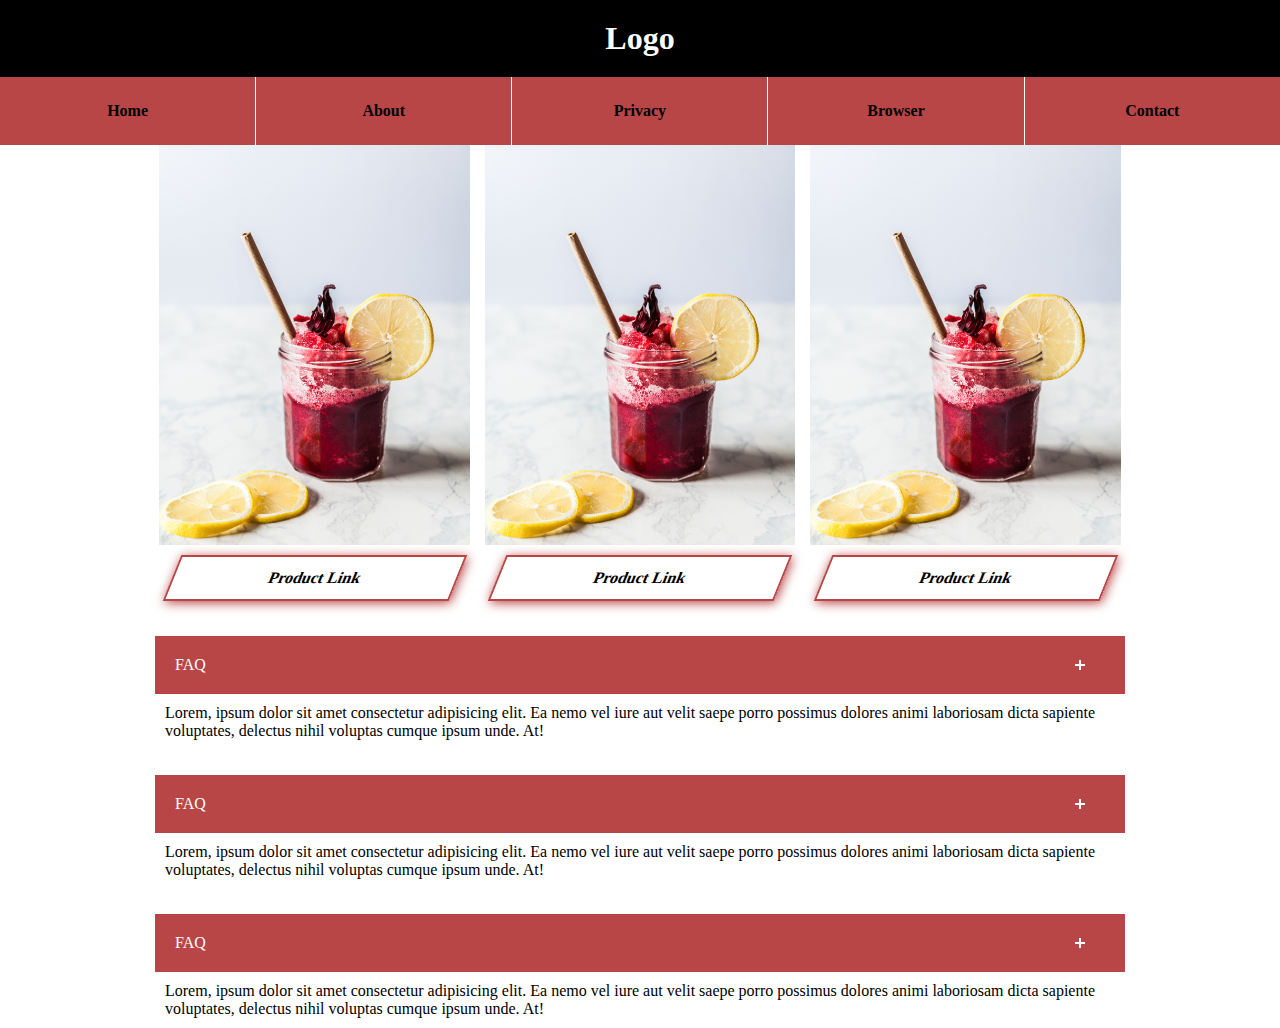
<file: day2/index.html>
<!DOCTYPE html>
<html lang="en">
<head>
    <meta charset="UTF-8">
    <meta name="viewport" content="width=device-width, initial-scale=1.0">
    <title>Day2</title>
    <link rel="stylesheet" href="css/style.css">
</head>
<body>
    <header>
        <h1 class="brand">
            <a href="#" class="brand__logo">Logo</a>
        </h1>
    </header>
    <nav class="navbar">
        <ul class="navbar__nav">
            <li class="navbar__nav__item"><a href="#" target="_self" class="navbar__nav__link">Home</a></li>
            <li class="navbar__nav__item"><a href="#" target="_self" class="navbar__nav__link">About</a></li>
            <li class="navbar__nav__item"><a href="#" target="_self" class="navbar__nav__link">Privacy</a></li>
            <li class="navbar__nav__item"><a href="#" target="_self" class="navbar__nav__link">Browser</a></li>
            <li class="navbar__nav__item"><a href="#" target="_self" class="navbar__nav__link">Contact</a></li>
        </ul>
    </nav>
    <main>
        <section class="inner-width">
            <div class="row">
                <div class="col">
                    <div class="card">
                        <div class="card__img">
                            <a href="#" target="_self">
                                <img src="img/gallery03.jpg" alt="foto">
                            </a>
                        </div>
                        <div class="c-btn">
                            <a href="#" target="_self" class="c-btn__link">Product Link</a>
                        </div>
                    </div>
                </div>
                <div class="col">
                    <div class="card">
                        <div class="card__img">
                            <a href="#" target="_self">
                                <img src="img/gallery03.jpg" alt="foto">
                            </a>
                        </div>
                        <div class="c-btn">
                            <a href="#" target="_self" class="c-btn__link">Product Link</a>
                        </div>
                    </div>
                </div>
                <div class="col">
                    <div class="card">
                        <div class="card__img">
                            <a href="#" target="_self">
                                <img src="img/gallery03.jpg" alt="foto">
                            </a>
                        </div>
                        <div class="c-btn">
                            <a href="#" target="_self" class="c-btn__link">Product Link</a>
                        </div>
                    </div>
                </div>
            </div>

            <div class="faq">
                <div class="faq__q">faq</div>
                <p class="faq__ans">Lorem, ipsum dolor sit amet consectetur adipisicing elit. Ea nemo vel iure aut velit saepe porro possimus dolores animi laboriosam dicta sapiente voluptates, delectus nihil voluptas cumque ipsum unde. At!</p>
            </div>
            <div class="faq">
                <div class="faq__q">faq</div>
                <p class="faq__ans">Lorem, ipsum dolor sit amet consectetur adipisicing elit. Ea nemo vel iure aut velit saepe porro possimus dolores animi laboriosam dicta sapiente voluptates, delectus nihil voluptas cumque ipsum unde. At!</p>
            </div>
            <div class="faq">
                <div class="faq__q">faq</div>
                <p class="faq__ans">Lorem, ipsum dolor sit amet consectetur adipisicing elit. Ea nemo vel iure aut velit saepe porro possimus dolores animi laboriosam dicta sapiente voluptates, delectus nihil voluptas cumque ipsum unde. At!</p>
            </div>
        </section>
    </main>
</body>
</html>
</file>
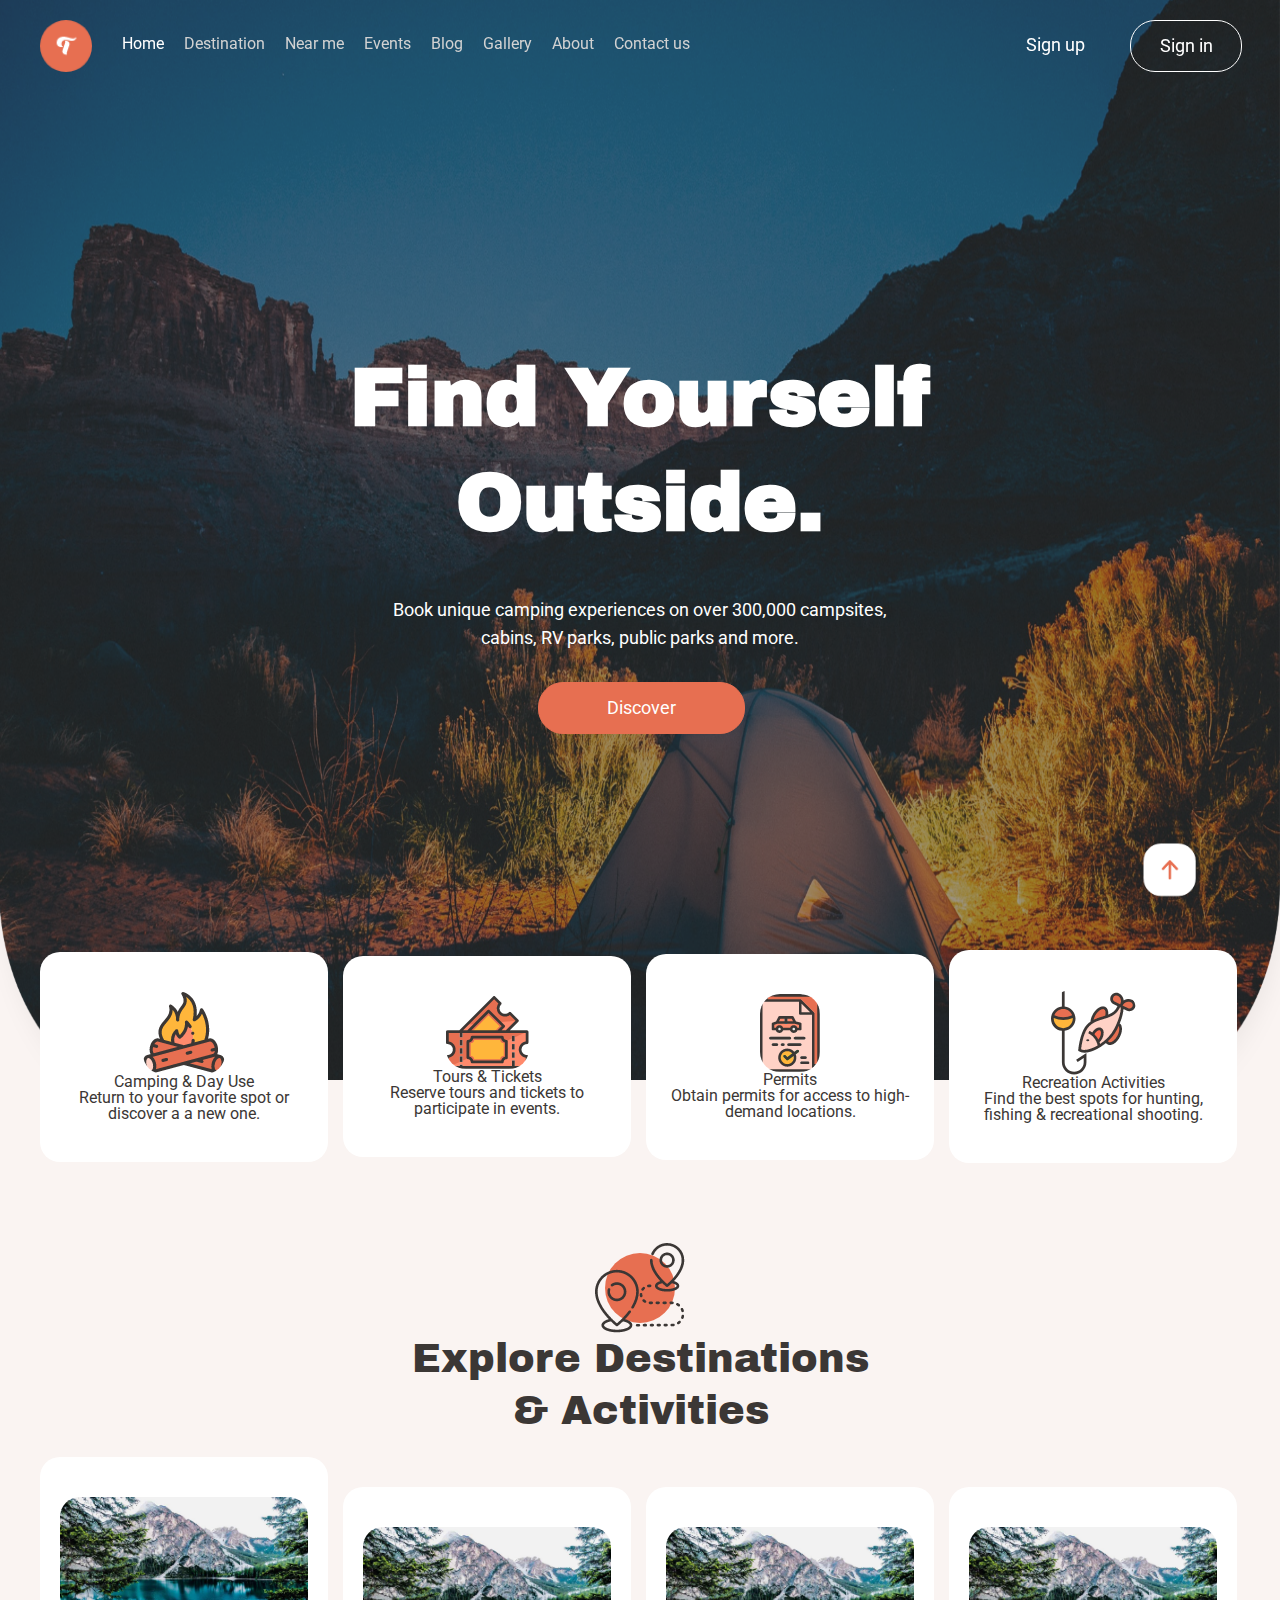
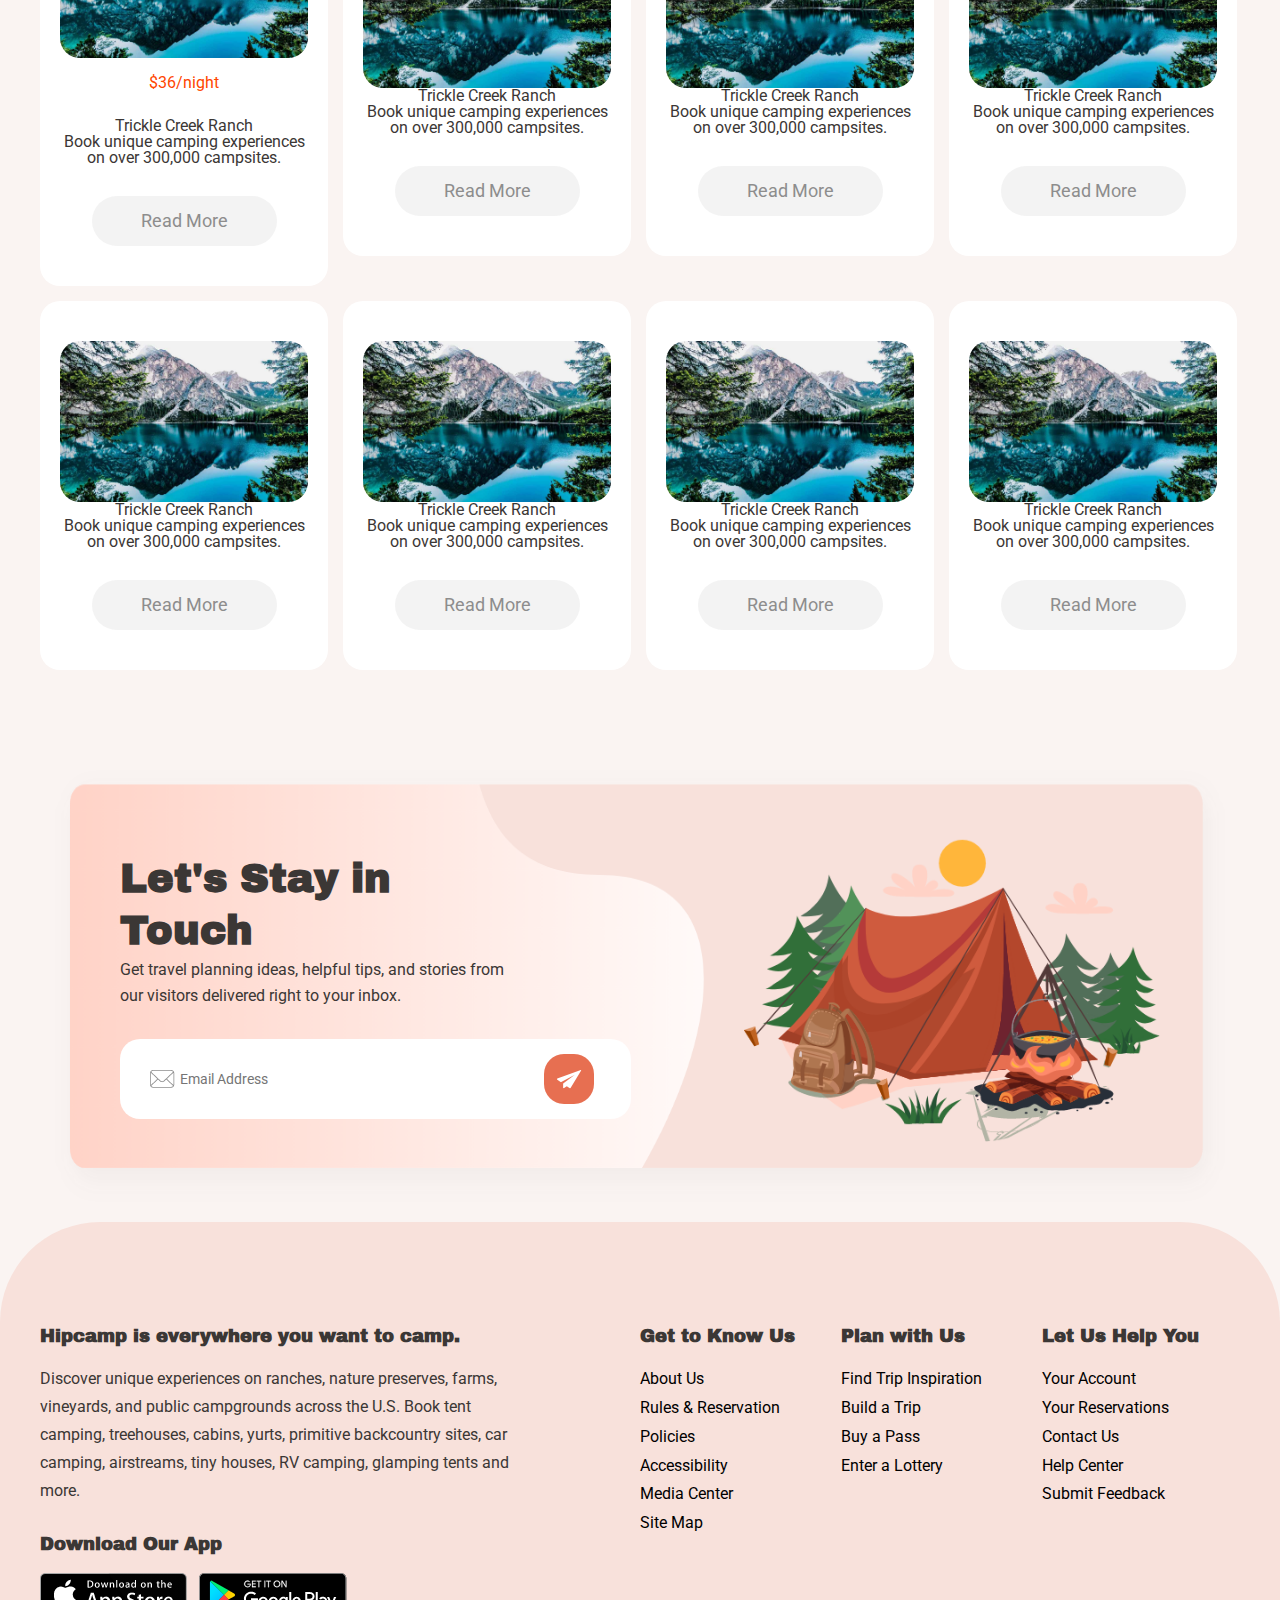
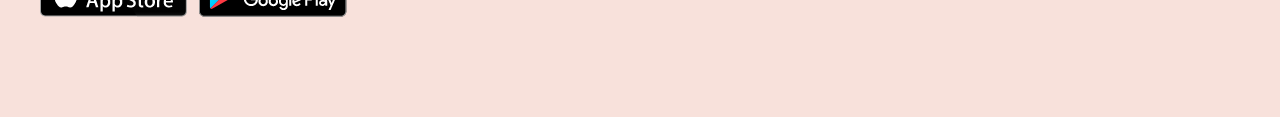
<file: day3/index.html>
<!DOCTYPE html>
<html lang="en">
<head>
    <meta charset="UTF-8">
    <meta name="viewport" content="width=device-width, initial-scale=1.0">
    <title>Camping Page</title>
    <link rel="stylesheet" href="css/style.css">
</head>
<body>
    <header>
        <div class="l-header">
            <div class="l-header__layout l-wrap-inner">
                <div class="l-header__list">
                    <h1>
                        <a href="/" target="_self">
                            <img src="img/header/logo.png" alt="logo">
                        </a>
                    </h1>
                    <nav class="l-header__menu">
                        <ul>
                            <li><a href="#" target="_self" class="is-active">Home</a></li>
                            <li><a href="#" target="_self">Destination</a></li>
                            <li><a href="#" target="_self">Near me</a></li>
                            <li><a href="#" target="_self">Events</a></li>
                            <li><a href="#" target="_self">Blog</a></li>
                            <li><a href="#" target="_self">Gallery</a></li>
                            <li><a href="#" target="_self">About</a></li>
                            <li><a href="#" target="_self">Contact us</a></li>
                        </ul>
                    </nav>
                </div>
                <div class="l-header__signin">
                    <div class="c-btn c-btn--signup"><a href="" target="_self">Sign up</a></div>
                    <div class="c-btn c-btn--signin"><a href="" target="_self">Sign in</a></div>
                </div>
            </div>
        </div>
    </header>
    
    <div class="mainvisual">
        <div class="mainvisual__bloc">
            <h2>Find Yourself Outside.</h2>
            <p>Book unique camping experiences on over 300,000 campsites, cabins, RV parks, public parks and more.</p>
            <div class="c-btn c-btn--discover"><a href="#" target="_self">Discover</a></div>
        </div>
    </div>
    
    <main>
        <article class="p-services">
            <div class="l-wrap-inner">
                <div class="l-row">
                    <div class="l-row__col">
                        <div class="c-card c-card-inner">
                            <div class="c-card__img">
                                <img src="img/service_1.png" alt="Foto" class="img-auto">
                            </div>
                            <div class="c-card__text">
                                <h3>Camping & Day Use</h3>
                                <p>Return to your favorite spot or discover a a new one.</p>
                            </div>
                        </div>
                    </div>
                    <div class="l-row__col">
                        <div class="c-card c-card-inner">
                            <div class="c-card__img">
                                <img src="img/service_2.png" alt="Foto" class="img-auto">
                            </div>
                            <div class="c-card__text">
                                <h3>Tours & Tickets</h3>
                                <p>Reserve tours and tickets to participate in events.</p>
                            </div>
                        </div>
                    </div>
                    <div class="l-row__col">
                        <div class="c-card c-card-inner">
                            <div class="c-card__img">
                                <img src="img/service_3.png" alt="Foto" class="img-auto">
                            </div>
                            <div class="c-card__text">
                                <h3>Permits</h3>
                                <p>Obtain permits for access to high-demand locations.</p>
                            </div>
                        </div>
                    </div>
                    <div class="l-row__col">
                        <div class="c-card c-card-inner">
                            <div class="c-card__img">
                                <img src="img/service_4.png" alt="Foto" class="img-auto">
                            </div>
                            <div class="c-card__text">
                                <h3>Recreation Activities</h3>
                                <p>Find the best spots for hunting, fishing & recreational shooting.</p>
                            </div>
                        </div>
                    </div>    
                </div>
            </div>
        </article>

        <section class="p-destination l-wrap-inner l-my-8">
            <div class="c-title">
            <img src="img/title/title.png" alt="Foto"> 
            <h1>Explore Destinations & Activities</h1>
            </div>

            <div class="l-row">
                <div class="l-row__col">
                    <div class="c-card c-card-inner">
                        <div class="c-card__img">
                            <img src="img/zach-betten-K-1.png" alt="Foto">
                            <div class="icon">
                                <a href="#" target="_self">
                                    <img src="img/card/fav_off.png" alt="Icon" class="img-auto">
                                </a>
                            </div>
                            <h4 class="price">$36/night</h4>
                        </div>
                        <div class="c-card__text">
                            <h3>Trickle Creek Ranch</h3>
                            <p>Book unique camping experiences on over 300,000 campsites.</p>
                        </div>
                        <div class="c-btn c-btn--more">
                            <a href="#" target="_self">Read More</a>
                        </div>
                    </div>
                </div>
                <div class="l-row__col">
                    <div class="c-card c-card-inner">
                        <div class="c-card__img">
                            <img src="img/zach-betten-K-1.png" alt="Foto">
                        </div>
                        <div class="c-card__text">
                            <h3>Trickle Creek Ranch</h3>
                            <p>Book unique camping experiences on over 300,000 campsites.</p>
                        </div>
                        <div class="c-btn c-btn--more">
                            <a href="#" target="_self">Read More</a>
                        </div>
                    </div>
                </div>
                <div class="l-row__col">
                    <div class="c-card c-card-inner">
                        <div class="c-card__img">
                            <img src="img/zach-betten-K-1.png" alt="Foto">
                        </div>
                        <div class="c-card__text">
                            <h3>Trickle Creek Ranch</h3>
                            <p>Book unique camping experiences on over 300,000 campsites.</p>
                        </div>
                        <div class="c-btn c-btn--more">
                            <a href="#" target="_self">Read More</a>
                        </div>
                    </div>
                </div>
                <div class="l-row__col">
                    <div class="c-card c-card-inner">
                        <div class="c-card__img">
                            <img src="img/zach-betten-K-1.png" alt="Foto">
                        </div>
                        <div class="c-card__text">
                            <h3>Trickle Creek Ranch</h3>
                            <p>Book unique camping experiences on over 300,000 campsites.</p>
                        </div>
                        <div class="c-btn c-btn--more">
                            <a href="#" target="_self">Read More</a>
                        </div>
                    </div>
                </div>
                <div class="l-row__col">
                    <div class="c-card c-card-inner">
                        <div class="c-card__img">
                            <img src="img/zach-betten-K-1.png" alt="Foto">
                        </div>
                        <div class="c-card__text">
                            <h3>Trickle Creek Ranch</h3>
                            <p>Book unique camping experiences on over 300,000 campsites.</p>
                        </div>
                        <div class="c-btn c-btn--more">
                            <a href="#" target="_self">Read More</a>
                        </div>
                    </div>
                </div>
                <div class="l-row__col">
                    <div class="c-card c-card-inner">
                        <div class="c-card__img">
                            <img src="img/zach-betten-K-1.png" alt="Foto">
                        </div>
                        <div class="c-card__text">
                            <h3>Trickle Creek Ranch</h3>
                            <p>Book unique camping experiences on over 300,000 campsites.</p>
                        </div>
                        <div class="c-btn c-btn--more">
                            <a href="#" target="_self">Read More</a>
                        </div>
                    </div>
                </div>
                <div class="l-row__col">
                    <div class="c-card c-card-inner">
                        <div class="c-card__img">
                            <img src="img/zach-betten-K-1.png" alt="Foto">
                        </div>
                        <div class="c-card__text">
                            <h3>Trickle Creek Ranch</h3>
                            <p>Book unique camping experiences on over 300,000 campsites.</p>
                        </div>
                        <div class="c-btn c-btn--more">
                            <a href="#" target="_self">Read More</a>
                        </div>
                    </div>
                </div>
                <div class="l-row__col">
                    <div class="c-card c-card-inner">
                        <div class="c-card__img">
                            <img src="img/zach-betten-K-1.png" alt="Foto">
                        </div>
                        <div class="c-card__text">
                            <h3>Trickle Creek Ranch</h3>
                            <p>Book unique camping experiences on over 300,000 campsites.</p>
                        </div>
                        <div class="c-btn c-btn--more">
                            <a href="#" target="_self">Read More</a>
                        </div>
                    </div>
                </div>
            </div>
        </section>

        <article class="l-wrap-inner">
            <section class="p-form">
                <div class="p-form__left">
                    <div class="text">
                        <h2>Let's Stay in Touch</h2>
                        <p>Get travel planning ideas, helpful tips, and stories from our visitors delivered right to your inbox.</p>
                    </div>
                    <form action="/">
                        <div class="form-input">
                            <input type="text" placeholder="Email Address">
                            <input type="submit" value="">
                        </div>
                    </form>
                </div>
                <div class="p-form__right">
                    <img src="img/form/tent.png" alt="Foto">
                </div>
            </section>
        </article>   
    </main>

    <div class="c-top-arrow">
        <a href="#" target="_self">
            <img src="img/icon_top.png" alt="Foto">
        </a>
    </div>

    <footer class="l-footer">
        <div class="l-wrap-inner">
            <div class="l-footer__main">
                <div class="l-footer__left">
                    <h3>Hipcamp is everywhere you want to camp.</h3>
                    <p>Discover unique experiences on ranches, nature preserves, farms, vineyards, and public campgrounds across the U.S. Book tent camping, treehouses, cabins, yurts, primitive backcountry sites, car camping, airstreams, tiny houses, RV camping, glamping tents and more.</p>

                    <h3>Download Our App</h3>
                    <div class="app">
                        <ul>
                            <li>
                                <a href="#" target="_self">
                                    <img src="img/download-on-the-app-store-apple-1.png" alt="Foto">
                                </a>
                            </li>
                            <li>
                                <a href="#" target="_self">
                                    <img src="img/google-play-badge.png" alt="Foto">
                                </a>
                            </li>
                        </ul>
                        
                    </div>
                </div>
                <div class="l-footer__right">
                    <div class="l-footer__list">
                        <h4>Get to Know Us</h4>
                        <ul>
                            <li><a href="#" target="_self">About Us</a></li>
                            <li><a href="#" target="_self">Rules & Reservation Policies</a></li>
                            <li><a href="#" target="_self">Accessibility</a></li>
                            <li><a href="#" target="_self">Media Center</a></li>
                            <li><a href="#" target="_self">Site Map</a></li>
                        </ul>
                    </div>
                    <div class="l-footer__list">
                        <h4>Plan with Us</h4>
                        <ul>
                          <li><a href="#" target="_self">Find Trip Inspiration</a></li>
                          <li><a href="#" target="_self">Build a Trip</a></li>
                          <li><a href="#" target="_self">Buy a Pass</a></li>
                          <li><a href="#" target="_self">Enter a Lottery</a></li>
                        </ul>
                    </div>
                    <div class="l-footer__list">
                        <h4>Let Us Help You</h4>
                          <ul>
                            <li><a href="#" target="_self">Your Account</a></li>
                            <li><a href="#" target="_self">Your Reservations</a></li>
                            <li><a href="#" target="_self">Contact Us</a></li>
                            <li><a href="#" target="_self">Help Center</a></li>
                            <li><a href="#" target="_self">Submit Feedback</a></li>
                          </ul>
                    </div>
                </div>
            </div>
        </div>
    </footer>
</body>
</html>
</file>
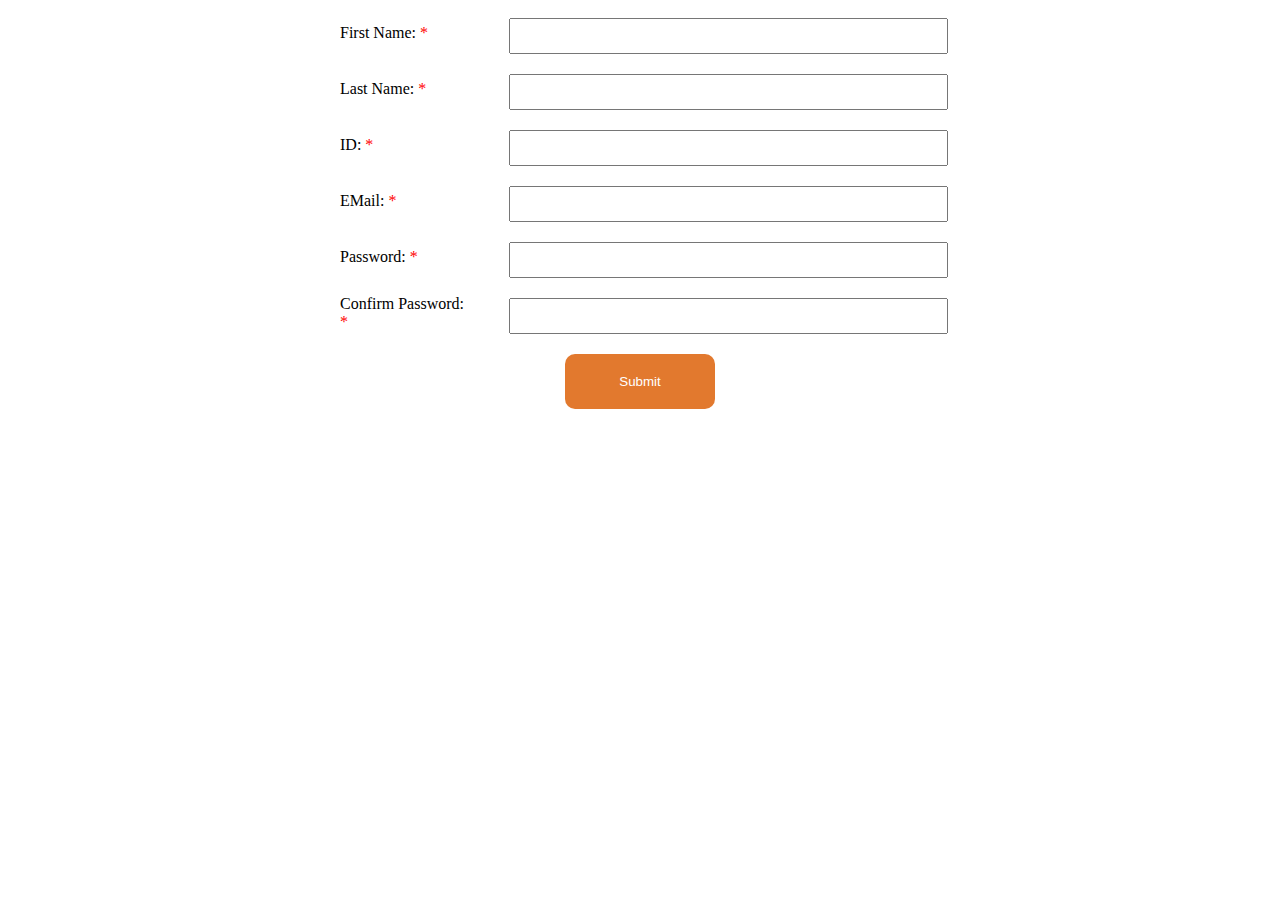
<file: day2/javascript.html>
<!DOCTYPE html>
<html lang="en">
<head>
  <meta charset="UTF-8">
  <meta http-equiv="X-UA-Compatible" content="IE=edge">
  <meta name="viewport" content="width=device-width, initial-scale=1.0">
  <title>Javascript</title>
  <link rel="stylesheet" href="css/javascript.css">
</head>
<body>
  <div class="c-form">
    <form action="" novalidate>
      <dl>
        <dt><label for="first-name">First Name: <span>*</span></label></dt>
        <dd><input data-require type="text" name="first-name" id="first-name"><p class="error"></p></dd> 
      </dl>
      
      <dl>
        <dt><label for="last-name">Last Name: <span>*</span></label></dt>
        <dd><input data-require type="text" name="last-name" id="last-name" class="last-name"><p class="error"></p></dd>
      </dl>
      
      <dl>
        <dt><label for="id">ID: <span>*</span></label></dt>
        <dd><input data-require type="text" name="id"><p class="error"></p></dd>
      </dl>

      <dl>
        <dt><label for="email">EMail: <span>*</span></label></dt>
        <dd><input data-require type="email" name="email"><p class="error"></p></dd>
      </dl>

      <dl>
        <dt><label for="password">Password: <span>*</span></label></dt>
        <dd><input data-require type="password" name="password"><p class="error"></p></dd>
      </dl>

      <dl>
        <dt><label for="confirm-password">Confirm Password: <span>*</span></label></dt>
        <dd><input data-require type="password" name="confirm-password"><p class="error"></p></dd>
      </dl>

      <p class="success">Successfully</p>

      <input type="submit" class="submit">
    </form>
  </div>

  <script src="js/formJs.js"></script>
</body>
</html>
</file>
<file: day2/css/style.css>
* {
  margin: 0;
  padding: 0;
  box-sizing: border-box;
}

body {
  text-align: center;
}

a {
  text-decoration: none;
  display: block;
  color: #000;
  font-weight: 600;
}

.inner-width {
  max-width: 1000px;
  margin: 0 auto;
  padding: 0 15px;
}

.brand {
  background-color: #000;
  text-align: center;
  padding: 20px;
}
.brand__logo {
  color: #fff;
  width: 100px;
  margin: 0 auto;
}

.navbar {
  background-color: #b94646;
  position: sticky;
  top: 0;
  left: 0;
  z-index: 2;
}
.navbar__nav {
  display: flex;
  list-style-type: none;
}
.navbar__nav__item {
  width: calc(100% - 50px);
  border-right: 1px solid #fff;
}
.navbar__nav__item:last-child {
  border-right: none;
}
.navbar__nav__link {
  padding: 25px;
  transition: all 0.5s ease;
  position: relative;
}
.navbar__nav__link:hover {
  color: #fff;
}

.row {
  display: flex;
  justify-content: center;
  flex-wrap: wrap;
  gap: 15px 15px;
}

.col {
  width: 32%;
}

.card__img {
  height: 400px;
  overflow: hidden;
}
.card__img a:hover img {
  transform: scale(1.3);
}
.card__img img {
  width: 100%;
  transition: transform 0.8s;
}

.c-btn {
  border: 2px solid #b94646;
  transform: skew(-22deg);
  box-shadow: 2px 2px 10px #b94646;
  width: 92%;
  margin: 10px auto;
  display: block;
}
.c-btn__link {
  padding: 12px 18px;
  transition: all 0.5s ease;
}
.c-btn__link:hover {
  background-color: #b94646;
  color: #fff;
}

.faq__q {
  background-color: #b94646;
  color: #fff;
  text-transform: uppercase;
  text-align: left;
  padding: 20px;
  margin-top: 25px;
  position: relative;
}
.faq__q::before {
  content: "";
  width: 10px;
  height: 2px;
  background-color: #fff;
  position: absolute;
  top: 50%;
  right: 40px;
  transform: translateY(-50%);
}
.faq__q::after {
  content: "";
  width: 2px;
  height: 10px;
  background-color: #fff;
  position: absolute;
  top: 50%;
  right: 44px;
  transform: translateY(-50%);
}
.faq__ans {
  text-align: left;
  padding: 10px;
}

@media (max-width: 800px) {
  .col {
    width: 48%;
  }
}
@media (max-width: 600px) {
  .col {
    width: 100%;
  }
}/*# sourceMappingURL=style.css.map */
</file>
<file: day2/css/javascript.css>
.c-form {
  max-width: 600px;
  margin: 0 auto;
}
.c-form dl {
  display: flex;
  justify-content: space-between;
  padding: 10px 0;
  margin: 0;
}
.c-form dl dt {
  width: 30%;
  height: 30px;
  display: inline-flex;
  align-items: center;
}
.c-form dl dt span {
  color: #f00;
}
.c-form dl dd {
  width: 100%;
}
.c-form .error {
  display: none;
  color: #f00;
}
.c-form .success {
  display: none;
  text-align: center;
  color: #e2792e;
  margin: 20px 0;
}
.c-form input[type=text],
.c-form input[type=email],
.c-form input[type=password] {
  width: 100%;
  height: 30px;
}
.c-form input[type=submit] {
  display: block;
  width: 150px;
  margin: 10px auto;
  padding: 20px 10px;
  background-color: #e2792e;
  border: 0;
  border-radius: 10px;
  color: #fff;
  cursor: pointer;
}
.c-form input[type=submit]:hover {
  opacity: 0.8;
}/*# sourceMappingURL=javascript.css.map */
</file>
<file: day3/css/style.css>
/**
 * Minified by jsDelivr using clean-css v5.3.2.
 * Original file: /npm/reset-css@5.0.2/reset.css
 *
 * Do NOT use SRI with dynamically generated files! More information: https://www.jsdelivr.com/using-sri-with-dynamic-files
 */
@import url("https://fonts.googleapis.com/css2?family=Archivo+Black&family=Roboto:wght@400;500&display=swap");
a,
abbr,
acronym,
address,
applet,
article,
aside,
audio,
b,
big,
blockquote,
body,
canvas,
caption,
center,
cite,
code,
dd,
del,
details,
dfn,
div,
dl,
dt,
em,
embed,
fieldset,
figcaption,
figure,
footer,
form,
h1,
h2,
h3,
h4,
h5,
h6,
header,
hgroup,
html,
i,
iframe,
img,
ins,
kbd,
label,
legend,
li,
main,
mark,
menu,
nav,
object,
ol,
output,
p,
pre,
q,
ruby,
s,
samp,
section,
small,
span,
strike,
strong,
sub,
summary,
sup,
table,
tbody,
td,
tfoot,
th,
thead,
time,
tr,
tt,
u,
ul,
var,
video {
  margin: 0;
  padding: 0;
  border: 0;
  font-size: 100%;
  font: inherit;
  vertical-align: baseline;
}

article,
aside,
details,
figcaption,
figure,
footer,
header,
hgroup,
main,
menu,
nav,
section {
  display: block;
}

[hidden] {
  display: none;
}

body {
  line-height: 1;
}

menu,
ol,
ul {
  list-style: none;
}

blockquote,
q {
  quotes: none;
}

blockquote:after,
blockquote:before,
q:after,
q:before {
  content: "";
  content: none;
}

table {
  border-collapse: collapse;
  border-spacing: 0;
}


a {
  text-decoration: none;
  color: #000;
}

img {
  display: block;
  width: 100%;
  height: 100%;
}

body {
  color: #3b3735;
  background: #faf4f2;
  font-family: "Roboto", sans-serif;
}

.l-header {
  position: fixed;
  width: 100%;
  padding: 20px 0;
  z-index: 3;
}
.l-header__layout {
  display: flex;
  justify-content: space-between;
}
.l-header__list {
  display: flex;
  justify-content: flex-start;
  width: 60%;
}
.l-header__list h1 {
  margin-right: 20px;
}
.l-header__menu ul {
  display: flex;
  justify-content: flex-start;
  padding: 16px 0;
}
.l-header__menu ul li a {
  font-family: "Roboto", sans-serif;
  font-size: 16px;
  font-weight: 400;
  color: #d2d2d2;
  padding: 0 10px;
}
.l-header__menu ul li a.is-active {
  color: #fff;
}
.l-header__signin {
  width: 20%;
  display: flex;
  justify-content: space-between;
}

@media (min-width: 1400px) {
  .l-header__menu ul li a {
    font-size: 18px;
  }
}
.l-wrap-inner {
  max-width: 1200px;
  margin: 0 auto;
}

.l-row {
  display: flex;
  align-items: center;
  flex-wrap: wrap;
  gap: 15px 15px;
}
.l-row__col {
  width: 24%;
}

.l-my-8 {
  margin-top: 80px;
  margin-bottom: 80px;
}

@media (min-width: 1400px) {
  .l-wrap-inner {
    max-width: 1518px;
  }
}
.l-footer {
  background-color: #f8e1db;
  border-radius: 100px 100px 0 0;
  padding: 100px 0;
}
.l-footer .l-footer__main {
  display: flex;
  justify-content: space-between;
  flex-wrap: wrap;
}
.l-footer__left {
  width: 40%;
}
.l-footer__left h3 {
  font-family: "Archivo Black", sans-serif;
  font-size: 18px;
  font-weight: 900;
  line-height: 28px;
  color: #3b3735;
  margin-bottom: 15px;
}
.l-footer__left p {
  line-height: 28px;
  margin-bottom: 25px;
}
.l-footer__left .app ul {
  display: flex;
}
.l-footer__left .app ul li:last-child {
  margin-left: 12px;
}
.l-footer__left .app ul li a img {
  width: auto;
}
.l-footer__right {
  width: 50%;
  display: flex;
  justify-content: space-between;
}
.l-footer__list {
  width: 33%;
}
.l-footer__list h4 {
  font-family: "Archivo Black", sans-serif;
  font-size: 18px;
  font-weight: 900;
  line-height: 28px;
  color: #3b3735;
  margin-bottom: 15px;
}
.l-footer__list ul {
  line-height: 1.8;
}
.l-footer__list ul li a:hover {
  opacity: 0.6;
}

.mainvisual {
  background: url("../img/mainvisual/mainvisual_bg.png");
  background-size: 100% 100%;
  height: 1080px;
  display: flex;
  align-items: center;
  justify-content: center;
}
.mainvisual__bloc {
  max-width: 600px;
  text-align: center;
}
.mainvisual__bloc h2 {
  font-family: "Archivo Black", sans-serif;
  font-size: 81px;
  font-weight: 900;
  line-height: 1.3;
  color: #fff;
  margin-bottom: 40px;
}
.mainvisual__bloc p {
  font-family: "Roboto", sans-serif;
  font-size: 18px;
  line-height: 28px;
  color: #fff;
  margin: 30px;
}

.p-services {
  margin-top: -130px;
}

.p-form {
  background: url("../img/form/form_bg.png") no-repeat center;
  background-size: 100% 100%;
  padding: 80px;
  max-width: calc(100% - 160px);
  display: flex;
  justify-content: space-between;
  align-items: center;
}
.p-form__left {
  width: 47%;
}
.p-form__left .text {
  padding-right: 100px;
  margin-bottom: 30px;
}
.p-form__left .text h2 {
  font-family: "Archivo Black", sans-serif;
  font-size: 40px;
  font-weight: 900;
  line-height: 1.3;
  color: #3b3735;
}
.p-form__left .text p {
  line-height: 26px;
}
.p-form__left .form-input {
  position: relative;
}
.p-form__left .form-input input[type=text] {
  display: block;
  width: 80%;
  font-family: "Roboto", sans-serif;
  font-size: 14px;
  height: 80px;
  border-radius: 20px;
  border: 0 none;
  padding: 0 60px;
  outline: none;
  background: #fff url("../img/form/mail.png") no-repeat center;
  background-position: 30px;
}
.p-form__left .form-input input[type=submit] {
  border: 0 none;
  width: 80px;
  height: 80px;
  background: url("../img/form/icon.png") no-repeat center;
  background-size: 50px 50px;
  cursor: pointer;
  outline: none;
  position: absolute;
  top: 0;
  right: 0;
}
.p-form__right {
  width: 40%;
}

.c-btn {
  width: 100%;
  max-width: 130px;
  margin: 0 auto;
}
.c-btn a {
  font-family: "Roboto", sans-serif;
  font-size: 18px;
  line-height: 28px;
  display: block;
  text-align: center;
  width: 100%;
  color: #fff;
  border: 1px solid #fff;
  border-radius: 25px;
  padding: 11px 0;
}
.c-btn--signup {
  margin-right: 20px;
}
.c-btn--signup a {
  border: 0 none;
}
.c-btn--discover, .c-btn--view {
  max-width: 205px;
}
.c-btn--discover a, .c-btn--view a {
  background: #e76f51;
  border: 1px solid #e76f51;
}
.c-btn--more {
  max-width: 185px;
  margin-top: 30px;
}
.c-btn--more a {
  background: rgba(141, 141, 141, 0.1019607843);
  border: 0 none;
  color: #8d8d8d;
}

.c-title {
  text-align: center;
  margin: 0 auto 20px;
  max-width: 460px;
}
.c-title img {
  width: auto;
  margin: 0 auto;
}
.c-title h1 {
  font-family: "Archivo Black", sans-serif;
  font-size: 40px;
  color: #3b3735;
  line-height: 1.3;
}

.c-card {
  border-radius: 20px;
  text-align: center;
  background-color: #fff;
}
.c-card__img {
  border-radius: 20px;
}
.c-card__img img {
  margin: 0 auto;
  border-radius: 20px;
}
.c-card__img .price {
  width: 145px;
  height: 50px;
  line-height: 50px;
  color: #ff4500;
  border-radius: 15px;
  text-align: center;
  background-color: #fff;
  margin: -25px auto 0;
  position: relative;
  margin-bottom: 10px;
}
.c-card__img__text h3 {
  font-family: "Archivo Black", sans-serif;
  font-size: 18px;
  line-height: 28px;
  margin: 14px 0 5px;
}
.c-card__img__text p {
  line-height: 26px;
}

.c-card-inner {
  padding: 40px 20px;
}

.img-auto {
  width: auto;
}

.c-top-arrow {
  position: sticky;
  bottom: 0;
}
.c-top-arrow a {
  width: 60px;
  height: 60px;
  position: absolute;
  bottom: 0;
  right: 80px;
}
.c-top-arrow a img {
  width: auto;
}/*# sourceMappingURL=style.css.map */
</file>
